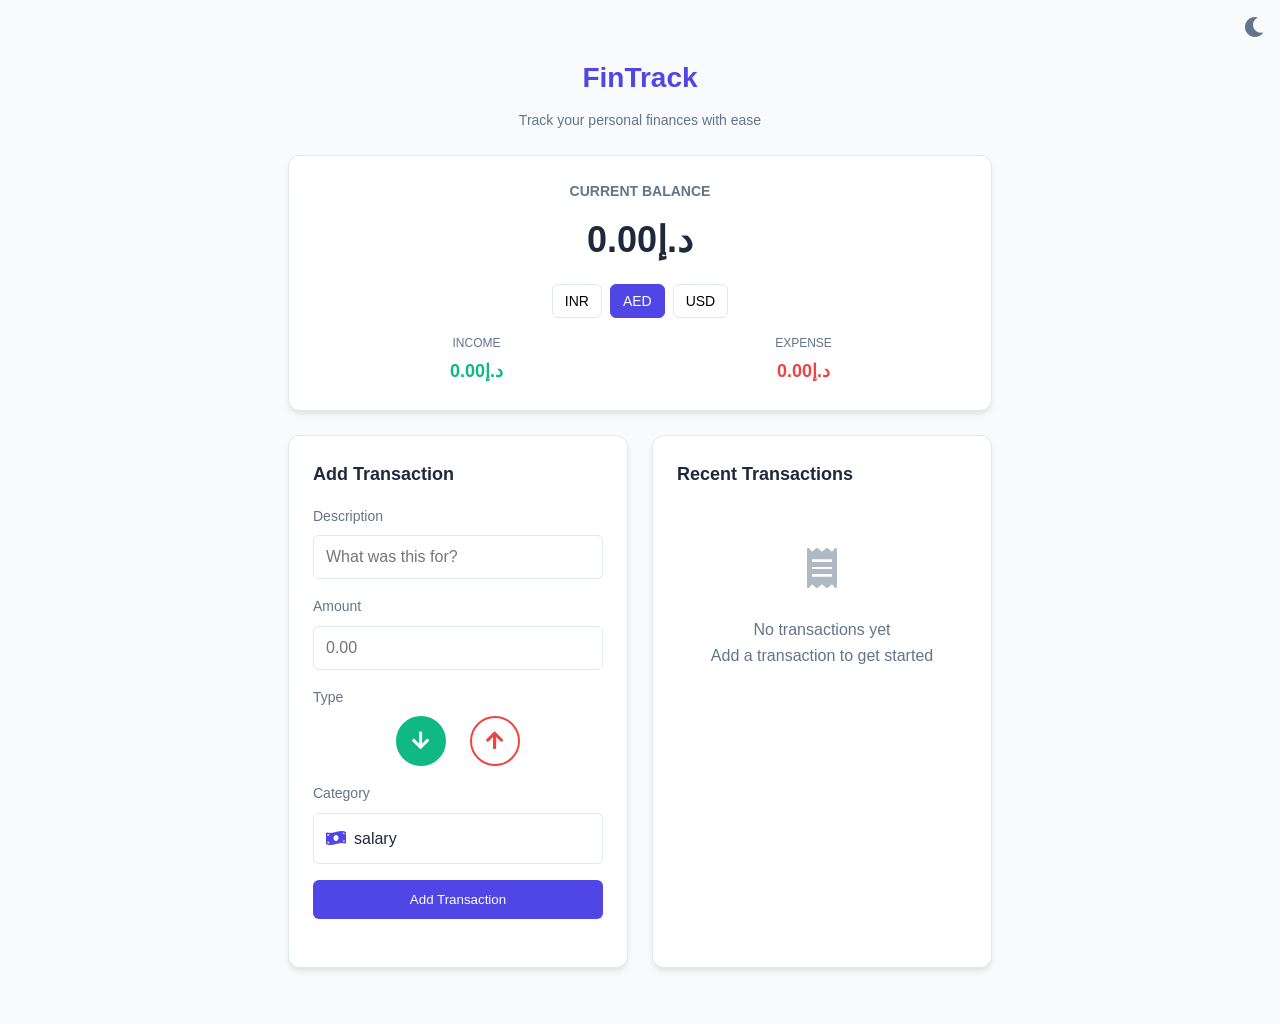
<file: index.html>
<!DOCTYPE html>
<html lang="en">
<head>
    <meta charset="UTF-8">
    <meta name="viewport" content="width=device-width, initial-scale=1.0">
    <title>FinTrack - Personal Finance Tracker</title>
    <link rel="stylesheet" href="https://cdnjs.cloudflare.com/ajax/libs/font-awesome/5.15.4/css/all.min.css">
    <link rel="stylesheet" href="styles.css">
</head>
<body>
    <button class="theme-toggle" id="themeToggle">
        <i class="fas fa-moon"></i>
    </button>
    
    <div class="container">
        <header>
            <h1 class="app-title">FinTrack</h1>
            <p class="app-subtitle">Track your personal finances with ease</p>
        </header>
        
        <div class="card balance-card">
            <h2 class="balance-title">CURRENT BALANCE</h2>
            <p class="balance-amount" id="balanceAmount">₹0.00</p>
            
            <div class="currency-selector">
                <button class="currency-btn" data-currency="inr">INR</button>
                <button class="currency-btn active" data-currency="aed">AED</button>
                <button class="currency-btn" data-currency="usd">USD</button>
            </div>
            
            <div class="summary">
                <div class="summary-item">
                    <p class="summary-title">INCOME</p>
                    <p class="summary-amount income" id="incomeAmount">₹0.00</p>
                </div>
                <div class="summary-item">
                    <p class="summary-title">EXPENSE</p>
                    <p class="summary-amount expense" id="expenseAmount">₹0.00</p>
                </div>
            </div>
        </div>
        
        <div class="card-container">
            <div class="card">
                <div class="card-title">
                    <span>Add Transaction</span>
                </div>
                
                <form class="transaction-form" id="transactionForm">
                    <div class="form-group">
                        <label class="form-label" for="transactionName">Description</label>
                        <input type="text" class="form-input" id="transactionName" placeholder="What was this for?" required>
                    </div>
                    
                    <div class="form-group">
                        <label class="form-label" for="transactionAmount">Amount</label>
                        <input type="number" class="form-input" id="transactionAmount" placeholder="0.00" step="0.01" required>
                    </div>
                    
                    <div class="form-group">
                        <label class="form-label">Type</label>
                        <div class="transaction-type-buttons">
                            <button type="button" class="type-btn income active" data-type="income">
                                <i class="fas fa-arrow-down"></i>
                            </button>
                            <button type="button" class="type-btn expense" data-type="expense">
                                <i class="fas fa-arrow-up"></i>
                            </button>
                        </div>
                        <input type="hidden" id="transactionType" value="income">
                    </div>
                    
                    <div class="form-group">
                        <label class="form-label">Category</label>
                        <div class="category-selector">
                            <div class="selected-category" id="selectedCategory">
                                <i class="fas fa-money-bill-wave category-icon"></i>
                                <span>Salary</span>
                            </div>
                            <div class="category-tray">
                                <div class="category-group income-categories">
                                    <button type="button" class="category-btn active" data-category="salary">
                                        <i class="fas fa-money-bill-wave"></i>
                                    </button>
                                    <button type="button" class="category-btn" data-category="investment">
                                        <i class="fas fa-chart-line"></i>
                                    </button>
                                    <button type="button" class="category-btn" data-category="gift">
                                        <i class="fas fa-gift"></i>
                                    </button>
                                    <button type="button" class="category-btn" data-category="other-income">
                                        <i class="fas fa-plus-circle"></i>
                                    </button>
                                </div>
                                <div class="category-group expense-categories" style="display: none;">
                                    <button type="button" class="category-btn" data-category="food">
                                        <i class="fas fa-utensils"></i>
                                    </button>
                                    <button type="button" class="category-btn" data-category="transport">
                                        <i class="fas fa-car"></i>
                                    </button>
                                    <button type="button" class="category-btn" data-category="entertainment">
                                        <i class="fas fa-film"></i>
                                    </button>
                                    <button type="button" class="category-btn" data-category="shopping">
                                        <i class="fas fa-shopping-bag"></i>
                                    </button>
                                    <button type="button" class="category-btn" data-category="utilities">
                                        <i class="fas fa-bolt"></i>
                                    </button>
                                    <button type="button" class="category-btn" data-category="other-expense">
                                        <i class="fas fa-plus-circle"></i>
                                    </button>
                                </div>
                            </div>
                        </div>
                        <input type="hidden" id="transactionCategory" value="salary">
                    </div>
                    
                    <button type="submit" class="btn btn-primary">Add Transaction</button>
                </form>
            </div>
            
            <div class="card">
                <div class="card-title">
                    <span>Recent Transactions</span>
                </div>
                
                <ul class="transaction-list" id="transactionList">
                    <div class="empty-state" id="emptyState">
                        <div class="empty-icon">
                            <i class="fas fa-receipt"></i>
                        </div>
                        <p>No transactions yet</p>
                        <p>Add a transaction to get started</p>
                    </div>
                </ul>
            </div>
        </div>
    </div>
    
    <script src="script.js"></script>
</body>
</html>
</file>
<file: styles.css>
:root {
    --primary: #4f46e5;
    --primary-dark: #4338ca;
    --secondary: #10b981;
    --dark: #1e293b;
    --light: #f8fafc;
    --gray: #64748b;
    --danger: #ef4444;
    --warning: #f59e0b;
    --card-bg: #ffffff;
    --border: #e2e8f0;
}

.dark-theme {
    --primary: #6366f1;
    --primary-dark: #4f46e5;
    --secondary: #34d399;
    --dark: #f8fafc;
    --light: #0f172a;
    --gray: #94a3b8;
    --card-bg: #1e293b;
    --border: #334155;
}

* {
    margin: 0;
    padding: 0;
    box-sizing: border-box;
    font-family: 'Inter', -apple-system, BlinkMacSystemFont, 'Segoe UI', Roboto, sans-serif;
}

body {
    color: var(--dark);
    background-color: var(--light);
    line-height: 1.6;
    min-height: 100vh;
}

.container {
    width: 100%;
    max-width: 480px;
    margin: 0 auto;
    padding: 1rem;
}

header {
    text-align: center;
    padding: 1.5rem 0;
}

.app-title {
    font-size: 1.75rem;
    font-weight: 700;
    margin-bottom: 0.5rem;
    color: var(--primary);
}

.app-subtitle {
    font-size: 0.875rem;
    color: var(--gray);
}

.card {
    background-color: var(--card-bg);
    border-radius: 0.75rem;
    box-shadow: 0 4px 6px -1px rgba(0, 0, 0, 0.1);
    padding: 1.5rem;
    margin-bottom: 1.5rem;
    border: 1px solid var(--border);
}

.balance-card {
    text-align: center;
}

.balance-title {
    font-size: 0.875rem;
    color: var(--gray);
    margin-bottom: 0.5rem;
}

.balance-amount {
    font-size: 2.25rem;
    font-weight: 700;
    margin-bottom: 1rem;
}

.currency-selector {
    display: flex;
    justify-content: center;
    gap: 0.5rem;
    margin-bottom: 1rem;
}

.currency-btn {
    background-color: transparent;
    border: 1px solid var(--border);
    border-radius: 0.375rem;
    padding: 0.5rem 0.75rem;
    font-size: 0.875rem;
    cursor: pointer;
    transition: all 0.2s ease;
}

.currency-btn.active {
    background-color: var(--primary);
    color: white;
    border-color: var(--primary);
}

.summary {
    display: flex;
    justify-content: space-between;
}

.summary-item {
    text-align: center;
    flex: 1;
}

.summary-title {
    font-size: 0.75rem;
    color: var(--gray);
    margin-bottom: 0.25rem;
}

.summary-amount {
    font-size: 1.125rem;
    font-weight: 600;
}

.income {
    color: var(--secondary);
}

.expense {
    color: var(--danger);
}

.card-title {
    font-size: 1.125rem;
    font-weight: 600;
    margin-bottom: 1rem;
    display: flex;
    justify-content: space-between;
    align-items: center;
}

.transaction-form {
    margin-bottom: 1.5rem;
}

.form-group {
    margin-bottom: 1rem;
}

.form-label {
    display: block;
    font-size: 0.875rem;
    margin-bottom: 0.5rem;
    color: var(--gray);
}

.form-input {
    width: 100%;
    padding: 0.75rem;
    border: 1px solid var(--border);
    border-radius: 0.375rem;
    font-size: 1rem;
    background-color: var(--card-bg);
    color: var(--dark);
}

.form-select {
    width: 100%;
    padding: 0.75rem;
    border: 1px solid var(--border);
    border-radius: 0.375rem;
    font-size: 1rem;
    background-color: var(--card-bg);
    color: var(--dark);
}

.btn {
    display: inline-block;
    padding: 0.75rem 1.5rem;
    border-radius: 0.375rem;
    font-weight: 500;
    text-align: center;
    cursor: pointer;
    transition: all 0.3s ease;
    border: none;
    width: 100%;
}

.btn-primary {
    background-color: var(--primary);
    color: white;
}

.btn-primary:hover {
    background-color: var(--primary-dark);
}

.transaction-list {
    list-style: none;
}

.transaction-item {
    display: flex;
    justify-content: space-between;
    align-items: center;
    padding: 0.75rem 0;
    border-bottom: 1px solid var(--border);
}

.transaction-item:last-child {
    border-bottom: none;
}

.transaction-details {
    display: flex;
    flex-direction: column;
}

.transaction-name {
    font-weight: 500;
    margin-bottom: 0.25rem;
}

.transaction-date {
    font-size: 0.75rem;
    color: var(--gray);
}

.transaction-amount {
    font-weight: 600;
}

.transaction-amount.income {
    color: var(--secondary);
}

.transaction-amount.expense {
    color: var(--danger);
}

.transaction-actions {
    display: flex;
    gap: 0.5rem;
}

.action-btn {
    background: none;
    border: none;
    cursor: pointer;
    color: var(--gray);
    transition: color 0.2s ease;
}

.action-btn:hover {
    color: var(--primary);
}

.delete-btn:hover {
    color: var(--danger);
}

.empty-state {
    text-align: center;
    padding: 2rem 0;
    color: var(--gray);
}

.empty-icon {
    font-size: 2.5rem;
    margin-bottom: 1rem;
    opacity: 0.5;
}

.theme-toggle {
    position: absolute;
    top: 1rem;
    right: 1rem;
    background: none;
    border: none;
    color: var(--gray);
    font-size: 1.25rem;
    cursor: pointer;
}

@media (min-width: 768px) {
    .container {
        max-width: 768px;
        padding: 2rem;
    }
    
    .card-container {
        display: grid;
        grid-template-columns: 1fr 1fr;
        gap: 1.5rem;
    }
    
    .balance-card {
        grid-column: span 2;
    }
}

/* Transaction Type Buttons */
.transaction-type-buttons {
    display: flex;
    gap: 1.5rem;
    margin-bottom: 1rem;
    justify-content: center;
}

.type-btn {
    display: flex;
    align-items: center;
    justify-content: center;
    width: 50px;
    height: 50px;
    border-radius: 50%;
    border: 2px solid var(--border);
    background-color: var(--card-bg);
    color: var(--dark);
    cursor: pointer;
    transition: all 0.3s ease;
    position: relative;
}

.type-btn i {
    font-size: 1.25rem;
}

/* Remove the text from inside the buttons */
.type-btn span {
    position: absolute;
    bottom: -25px;
    font-size: 0.75rem;
    white-space: nowrap;
}

.type-btn.income {
    border-color: var(--secondary);
    color: var(--secondary);
}

.type-btn.income.active {
    background-color: var(--secondary);
    color: white;
}

.type-btn.expense {
    border-color: var(--danger);
    color: var(--danger);
}

.type-btn.expense.active {
    background-color: var(--danger);
    color: white;
}

/* Category Selector */
.category-selector {
    position: relative;
    margin-bottom: 1rem;
}

.selected-category {
    display: flex;
    align-items: center;
    padding: 0.75rem;
    border: 1px solid var(--border);
    border-radius: 0.375rem;
    background-color: var(--card-bg);
    cursor: pointer;
}

.category-icon {
    margin-right: 0.5rem;
    color: var(--primary);
}

.category-tray {
    position: absolute;
    top: calc(100% + 0.5rem);
    left: 0;
    width: 100%;
    background-color: var(--card-bg);
    border-radius: 0.5rem;
    box-shadow: 0 4px 12px rgba(0, 0, 0, 0.1);
    padding: 1rem;
    z-index: 10;
    display: none;
    max-height: 250px;
    overflow-y: auto;
}

.category-tray.open {
    display: block;
    animation: fadeIn 0.3s ease;
}

.category-group {
    display: grid;
    grid-template-columns: repeat(4, 1fr);
    gap: 1rem;
}

.category-btn {
    display: flex;
    align-items: center;
    justify-content: center;
    width: 45px;
    height: 45px;
    border-radius: 50%;
    border: 1px solid var(--border);
    background-color: var(--card-bg);
    color: var(--dark);
    cursor: pointer;
    transition: all 0.3s ease;
    position: relative;
}

.category-btn i {
    font-size: 1rem;
}

/* Move the text below the button */
.category-btn span {
    position: absolute;
    bottom: -20px;
    font-size: 0.7rem;
    white-space: nowrap;
}

.category-btn:hover {
    transform: translateY(-2px);
    box-shadow: 0 2px 5px rgba(0, 0, 0, 0.1);
}

.category-btn.active {
    background-color: var(--primary);
    color: white;
    border-color: var(--primary);
}

@keyframes fadeIn {
    from { opacity: 0; transform: translateY(-10px); }
    to { opacity: 1; transform: translateY(0); }
}

@media (max-width: 768px) {
    .category-group {
        grid-template-columns: repeat(3, 1fr);
    }
}

@media (max-width: 480px) {
    .category-group {
        grid-template-columns: repeat(2, 1fr);
    }
}
</file>
